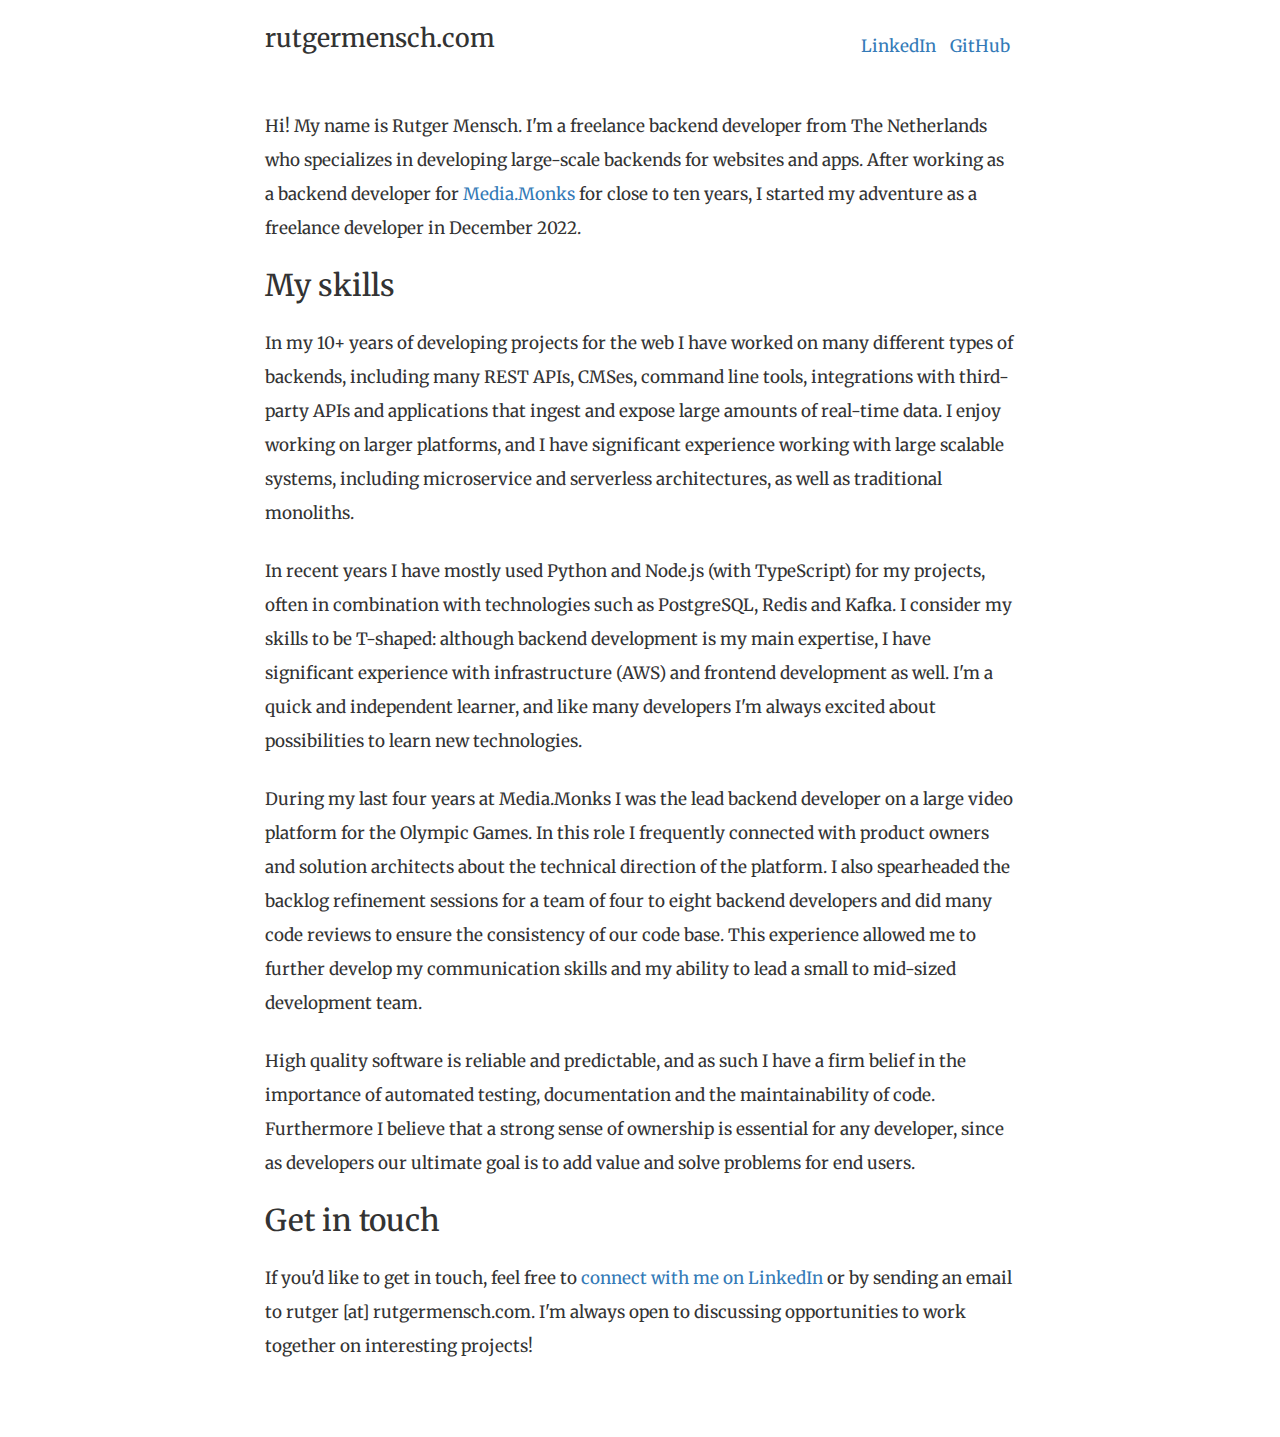
<file: index.html>
<!doctype html>
<html>
<head>
    <meta charset="utf-8">
    <meta http-equiv="X-UA-Compatible" content="IE=edge,chrome=1">
    <meta name="viewport" content="width=device-width, initial-scale=1">

    <title>rutgermensch.com</title>

    <link href='https://fonts.googleapis.com/css?family=Merriweather:300' rel='stylesheet' type='text/css'>
    <link rel="stylesheet" href="https://maxcdn.bootstrapcdn.com/bootstrap/3.3.7/css/bootstrap.min.css"
          integrity="sha384-BVYiiSIFeK1dGmJRAkycuHAHRg32OmUcww7on3RYdg4Va+PmSTsz/K68vbdEjh4u"
          crossorigin="anonymous">
    <link rel="stylesheet" href="main.css">
</head>
<body>
<div class="container">
    <div class="row" id="header">
        <div class="col-sm-4 col-sm-offset-1 col-md-2 col-md-offset-2">
            <h1>rutgermensch.com</h1>
        </div>
        <nav class="col-sm-6 col-md-6 text-right">
            <ul class="list-inline">
                <li>
                    <a href="https://nl.linkedin.com/in/rutgermensch">LinkedIn</a>
                </li>
                <li>
                    <a href="https://github.com/deMenschRutger">GitHub</a>
                </li>
            </ul>
        </nav>
    </div>
    <div class="row">
        <div class="col-sm-10 col-sm-offset-1 col-md-8 col-md-offset-2">
            <p>
                Hi! My name is Rutger Mensch. I'm a freelance backend developer from
                The Netherlands who specializes in developing large-scale backends for
                websites and apps. After working as a backend developer for
                <a href="https://media.monks.com/">Media.Monks</a> for close to ten
                years, I started my adventure as a freelance developer in December 2022.
            </p>
            <h2>My skills</h2>
            <p>
                In my 10+ years of developing projects for the web I have worked on many
                different types of backends, including many REST APIs, CMSes, command
                line tools, integrations with third-party APIs and applications that
                ingest and expose large amounts of real-time data. I enjoy working on
                larger platforms, and I have significant experience working with large
                scalable systems, including microservice and serverless architectures,
                as well as traditional monoliths.
            </p>
            <p>
                In recent years I have mostly used Python and Node.js (with TypeScript)
                for my projects, often in combination with technologies such as
                PostgreSQL, Redis and Kafka. I consider my skills to be T-shaped:
                although backend development is my main expertise, I have significant
                experience with infrastructure (AWS) and frontend development as well.
                I'm a quick and independent learner, and like many developers I'm
                always excited about possibilities to learn new technologies.
            </p>
            <p>
                During my last four years at Media.Monks I was the lead backend
                developer on a large video platform for the Olympic Games. In this role
                I frequently connected with product owners and solution architects about
                the technical direction of the platform. I also spearheaded the backlog
                refinement sessions for a team of four to eight backend developers and
                did many code reviews to ensure the consistency of our code base. This
                experience allowed me to further develop my communication skills and my
                ability to lead a small to mid-sized development team.
            </p>
            <p>
                High quality software is reliable and predictable, and as such I have a
                firm belief in the importance of automated testing, documentation and
                the maintainability of code. Furthermore I believe that a strong sense
                of ownership is essential for any developer, since as developers our
                ultimate goal is to add value and solve problems for end users.
            </p>
            <h2>Get in touch</h2>
            <p>
                If you'd like to get in touch, feel free to
                <a href="https://www.linkedin.com/in/rutgermensch/">connect with me on LinkedIn</a>
                or by sending an email to rutger [at] rutgermensch.com. I'm always open
                to discussing opportunities to work together on interesting projects!
            </p>
        </div>
    </div>
</div>
</body>
</html>
</file>
<file: main.css>
body {
    font-family: 'Merriweather', serif;
    font-size: 17px;
    line-height: 2;
    margin: 25px 0 50px;
}

h1 {
    font-size: 25px;
    margin: 0;
}

h2 {
    margin-bottom: 24px;
}

h3 {
    line-height: 1.3;
    margin-top: 30px;
}

h4 {
    font-style: italic;
    line-height: 1.6;
    margin-top: 30px;
}

#header {
    margin-bottom: 36px;
}

nav {
    margin-top: 4px;
}

p {
    margin-bottom: 24px;
}

@media (max-width: 767px) {
    #header {
        margin-bottom: 10px;
    }

    nav {
        margin-top: 15px;
    }

    nav.text-right {
        text-align: left;
    }
}
</file>
